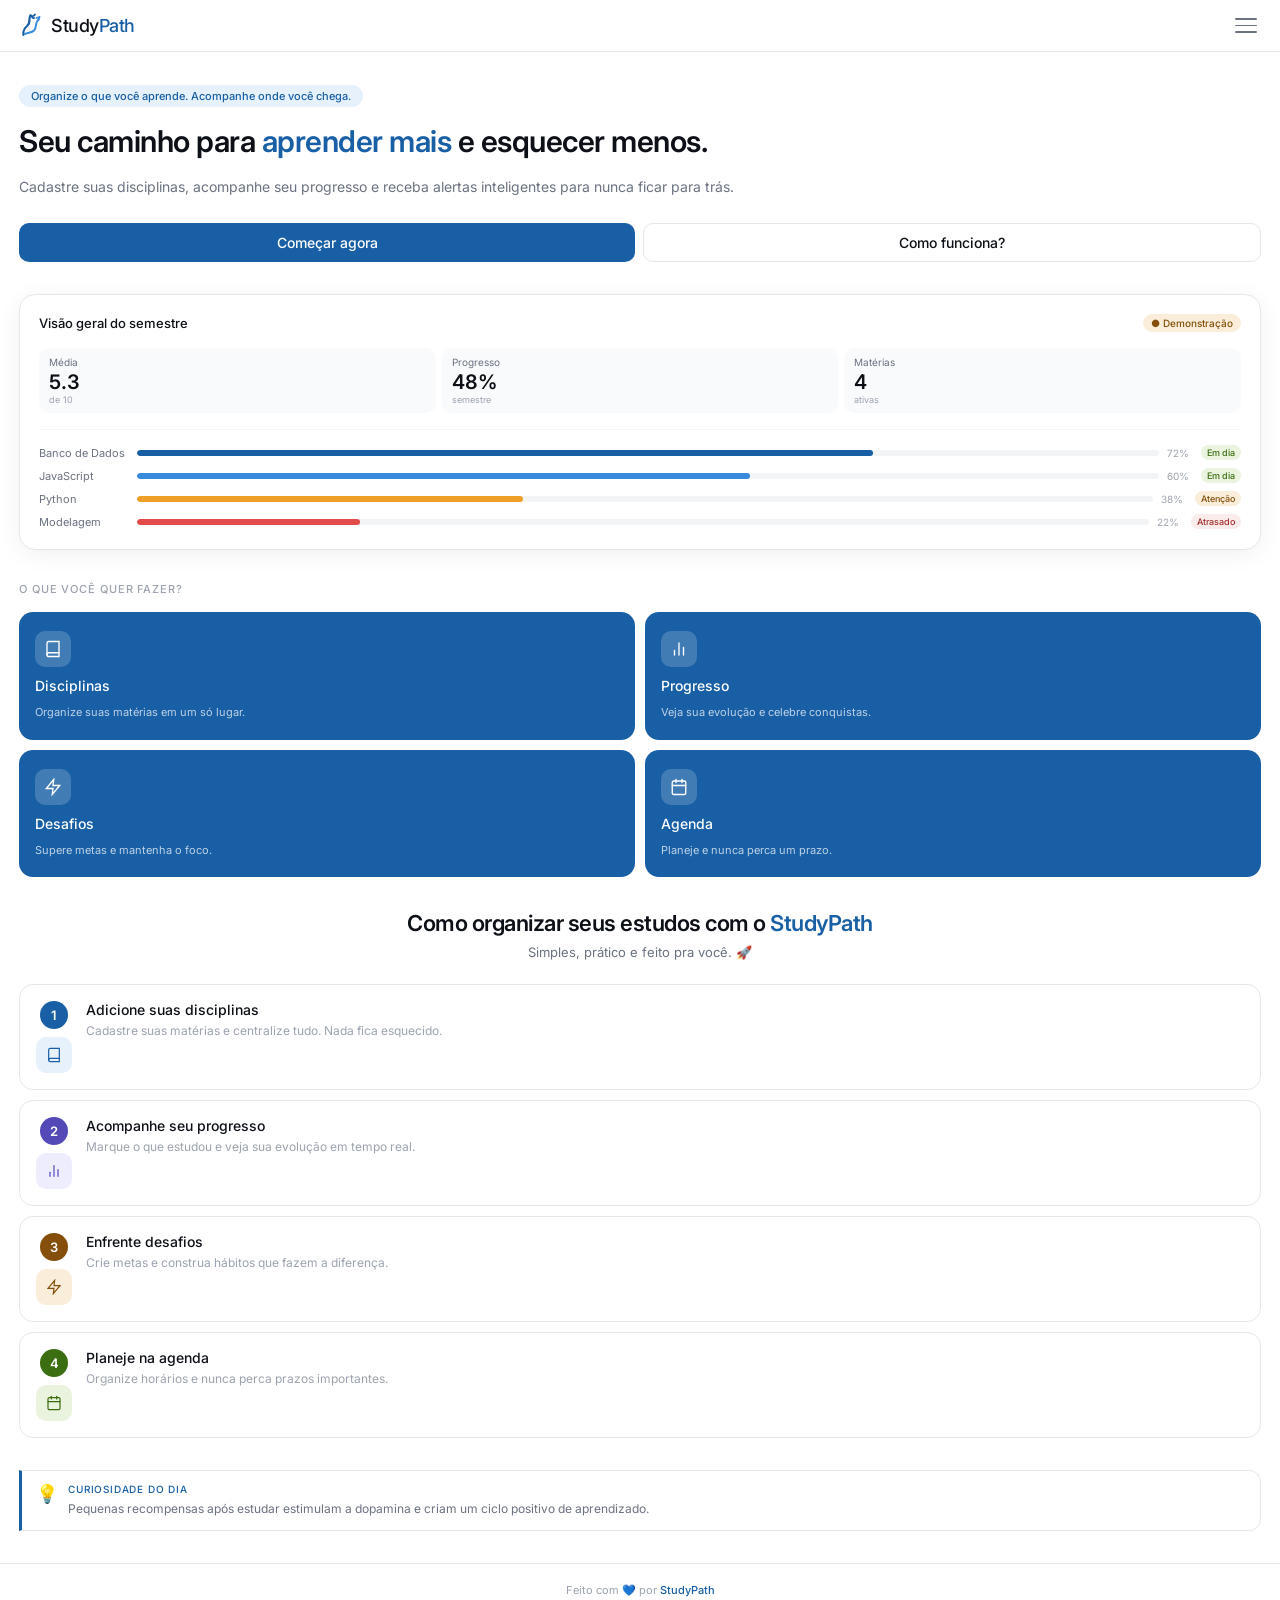
<file: index.html>
<!DOCTYPE html>
<html lang="pt-BR">
<head>
  <meta charset="UTF-8">
  <meta name="viewport" content="width=device-width, initial-scale=1.0">
  <title>StudyPath</title>
  <link href="https://fonts.googleapis.com/css2?family=Inter:wght@400;500;600&display=swap" rel="stylesheet">
  <link rel="stylesheet" href="style.css">
</head>
<body>

<div class="topbar">
  <div class="logo">
    <svg width="24" height="28" viewBox="0 0 54 60" fill="none">
      <path d="M10 50 C10 50 8 38 18 30 C28 22 20 14 26 6" stroke="#185FA5" stroke-width="5" stroke-linecap="round" stroke-linejoin="round"/>
      <path d="M26 6 C28 10 34 8 36 4" stroke="#185FA5" stroke-width="4" stroke-linecap="round"/>
      <path d="M26 6 C30 8 30 14 34 12" stroke="#185FA5" stroke-width="4" stroke-linecap="round"/>
      <path d="M14 48 C18 44 28 46 34 40 C40 34 36 24 42 18 L46 10" stroke="#378ADD" stroke-width="4.5" stroke-linecap="round" stroke-linejoin="round"/>
      <path d="M46 10 L44 17 M46 10 L39 12" stroke="#378ADD" stroke-width="3.5" stroke-linecap="round" stroke-linejoin="round"/>
    </svg>
    <span class="logo-text">Study<span>Path</span></span>
  </div>
  <div class="menu-btn">
    <div class="menu-line"></div>
    <div class="menu-line"></div>
    <div class="menu-line"></div>
  </div>
</div>

<div class="hero">
  <div class="hero-tag">Organize o que você aprende. Acompanhe onde você chega.</div>
  <h1 class="hero-title">Seu caminho para <span>aprender mais</span> e esquecer menos.</h1>
  <p class="hero-desc">Cadastre suas disciplinas, acompanhe seu progresso e receba alertas inteligentes para nunca ficar para trás.</p>
  <div class="hero-cta">
    <button class="btn-primary" onclick="window.location.href='disciplinas.html'">Começar agora</button>
    <button class="btn-secondary" onclick="document.getElementById('como-funciona').scrollIntoView({behavior:'smooth'})">Como funciona?</button>
  </div>

  <div class="dash">
    <div class="dash-top">
      <span class="dash-title">Visão geral do semestre</span>
      <span class="dash-badge" id="dash-badge">● Ao vivo</span>
    </div>
    <div class="metrics">
      <div class="metric"><div class="metric-label">Média</div><div class="metric-value" id="avg">0.0</div><div class="metric-sub">de 10</div></div>
      <div class="metric"><div class="metric-label">Progresso</div><div class="metric-value" id="prog">0%</div><div class="metric-sub">semestre</div></div>
      <div class="metric"><div class="metric-label">Matérias</div><div class="metric-value" id="metric-materias">—</div><div class="metric-sub">ativas</div></div>
    </div>
    <div class="divider"></div>
    <div class="bar-row">
      <span class="bar-name">—</span>
      <div class="bar-track"><div class="bar-fill" id="b1" style="background:#185FA5;"></div></div>
      <div class="bar-right"><span class="bar-pct">0%</span><span class="badge-sm ok">Em dia</span></div>
    </div>
    <div class="bar-row">
      <span class="bar-name">—</span>
      <div class="bar-track"><div class="bar-fill" id="b2" style="background:#378ADD;"></div></div>
      <div class="bar-right"><span class="bar-pct">0%</span><span class="badge-sm ok">Em dia</span></div>
    </div>
    <div class="bar-row">
      <span class="bar-name">—</span>
      <div class="bar-track"><div class="bar-fill" id="b3" style="background:#EF9F27;"></div></div>
      <div class="bar-right"><span class="bar-pct">0%</span><span class="badge-sm warn">Atenção</span></div>
    </div>
    <div class="bar-row">
      <span class="bar-name">—</span>
      <div class="bar-track"><div class="bar-fill" id="b4" style="background:#E24B4A;"></div></div>
      <div class="bar-right"><span class="bar-pct">0%</span><span class="badge-sm alert">Atrasado</span></div>
    </div>
  </div>
</div>

<div class="section">
  <div class="section-label">O que você quer fazer?</div>
  <div class="nav-grid">
    <div class="nav-card" onclick="window.location.href='disciplinas.html'" style="cursor:pointer;">
      <div class="nav-icon"><svg width="18" height="18" viewBox="0 0 24 24" fill="none" stroke="#fff" stroke-width="1.8" stroke-linecap="round"><path d="M4 19.5A2.5 2.5 0 0 1 6.5 17H20"/><path d="M6.5 2H20v20H6.5A2.5 2.5 0 0 1 4 19.5v-15A2.5 2.5 0 0 1 6.5 2z"/></svg></div>
      <div class="nav-card-title">Disciplinas</div>
      <div class="nav-card-desc">Organize suas matérias em um só lugar.</div>
    </div>
    <div class="nav-card" onclick="window.location.href='progresso.html'" style="cursor:pointer;">
      <div class="nav-icon"><svg width="18" height="18" viewBox="0 0 24 24" fill="none" stroke="#fff" stroke-width="1.8" stroke-linecap="round"><line x1="18" y1="20" x2="18" y2="10"/><line x1="12" y1="20" x2="12" y2="4"/><line x1="6" y1="20" x2="6" y2="14"/></svg></div>
      <div class="nav-card-title">Progresso</div>
      <div class="nav-card-desc">Veja sua evolução e celebre conquistas.</div>
    </div>
    <div class="nav-card" onclick="window.location.href='desafios.html'" style="cursor:pointer;">
      <div class="nav-icon"><svg width="18" height="18" viewBox="0 0 24 24" fill="none" stroke="#fff" stroke-width="1.8" stroke-linecap="round"><polygon points="13 2 3 14 12 14 11 22 21 10 12 10 13 2"/></svg></div>
      <div class="nav-card-title">Desafios</div>
      <div class="nav-card-desc">Supere metas e mantenha o foco.</div>
    </div>
    <div class="nav-card" onclick="window.location.href='agenda.html'" style="cursor:pointer;">
      <div class="nav-icon"><svg width="18" height="18" viewBox="0 0 24 24" fill="none" stroke="#fff" stroke-width="1.8" stroke-linecap="round"><rect x="3" y="4" width="18" height="18" rx="2"/><line x1="16" y1="2" x2="16" y2="6"/><line x1="8" y1="2" x2="8" y2="6"/><line x1="3" y1="10" x2="21" y2="10"/></svg></div>
      <div class="nav-card-title">Agenda</div>
      <div class="nav-card-desc">Planeje e nunca perca um prazo.</div>
    </div>
  </div>
</div>

<div class="tutorial-section" id="como-funciona">
  <h2 class="tutorial-title">Como organizar seus estudos com o <span>StudyPath</span></h2>
  <p class="tutorial-sub">Simples, prático e feito pra você. 🚀</p>
  <div class="steps">
    <div class="step">
      <div class="step-left"><div class="step-num" style="background:#185FA5;">1</div><div class="step-icon" style="background:#E6F1FB;"><svg width="16" height="16" viewBox="0 0 24 24" fill="none" stroke="#185FA5" stroke-width="1.8" stroke-linecap="round"><path d="M4 19.5A2.5 2.5 0 0 1 6.5 17H20"/><path d="M6.5 2H20v20H6.5A2.5 2.5 0 0 1 4 19.5v-15A2.5 2.5 0 0 1 6.5 2z"/></svg></div></div>
      <div class="step-right"><div class="step-title">Adicione suas disciplinas</div><div class="step-desc">Cadastre suas matérias e centralize tudo. Nada fica esquecido.</div></div>
    </div>
    <div class="step">
      <div class="step-left"><div class="step-num" style="background:#534AB7;">2</div><div class="step-icon" style="background:#EEEDFE;"><svg width="16" height="16" viewBox="0 0 24 24" fill="none" stroke="#534AB7" stroke-width="1.8" stroke-linecap="round"><line x1="18" y1="20" x2="18" y2="10"/><line x1="12" y1="20" x2="12" y2="4"/><line x1="6" y1="20" x2="6" y2="14"/></svg></div></div>
      <div class="step-right"><div class="step-title">Acompanhe seu progresso</div><div class="step-desc">Marque o que estudou e veja sua evolução em tempo real.</div></div>
    </div>
    <div class="step">
      <div class="step-left"><div class="step-num" style="background:#854F0B;">3</div><div class="step-icon" style="background:#FAEEDA;"><svg width="16" height="16" viewBox="0 0 24 24" fill="none" stroke="#854F0B" stroke-width="1.8" stroke-linecap="round"><polygon points="13 2 3 14 12 14 11 22 21 10 12 10 13 2"/></svg></div></div>
      <div class="step-right"><div class="step-title">Enfrente desafios</div><div class="step-desc">Crie metas e construa hábitos que fazem a diferença.</div></div>
    </div>
    <div class="step">
      <div class="step-left"><div class="step-num" style="background:#3B6D11;">4</div><div class="step-icon" style="background:#EAF3DE;"><svg width="16" height="16" viewBox="0 0 24 24" fill="none" stroke="#3B6D11" stroke-width="1.8" stroke-linecap="round"><rect x="3" y="4" width="18" height="18" rx="2"/><line x1="16" y1="2" x2="16" y2="6"/><line x1="8" y1="2" x2="8" y2="6"/><line x1="3" y1="10" x2="21" y2="10"/></svg></div></div>
      <div class="step-right"><div class="step-title">Planeje na agenda</div><div class="step-desc">Organize horários e nunca perca prazos importantes.</div></div>
    </div>
  </div>
</div>

<div class="curiosity-wrap">
  <div class="curiosity">
    <span style="font-size:18px;">💡</span>
    <div>
      <div class="curiosity-label">Curiosidade do dia</div>
      <div class="curiosity-text" id="curiosidade-texto">Estudar em blocos de 25 minutos com pausas curtas aumenta a retenção em até 40%. Experimente a técnica Pomodoro hoje!</div>
    </div>
  </div>
</div>

<div class="footer">
  Feito com 💙 por <span>StudyPath</span><br>Your path. Your pace. Your progress.
</div>

<script src="app.js"></script>
<script>
  // Curiosidades rotativas
  const curiosidades = [
    'Estudar em blocos de 25 minutos com pausas curtas aumenta a retenção em até 40%. Experimente a técnica Pomodoro hoje!',
    'Ensinar o que você aprendeu para outra pessoa é uma das formas mais eficazes de fixar o conteúdo — chama-se Técnica Feynman.',
    'Dormir bem após estudar consolida a memória. Tente revisar o conteúdo antes de dormir.',
    'Escrever à mão durante os estudos ativa mais áreas do cérebro do que digitar, melhorando a retenção.',
    'Variar os ambientes de estudo ajuda o cérebro a associar o conteúdo a múltiplos contextos, facilitando a lembrança.',
    'Fazer revisões espaçadas (hoje, em 3 dias, em 1 semana) é mais eficaz do que revisar tudo de uma vez.',
    'Pequenas recompensas após estudar estimulam a dopamina e criam um ciclo positivo de aprendizado.'
  ]
  const hoje = new Date().getDay()
  const el = document.getElementById('curiosidade-texto')
  if (el) el.textContent = curiosidades[hoje % curiosidades.length]
</script>
</body>
</html>
</file>
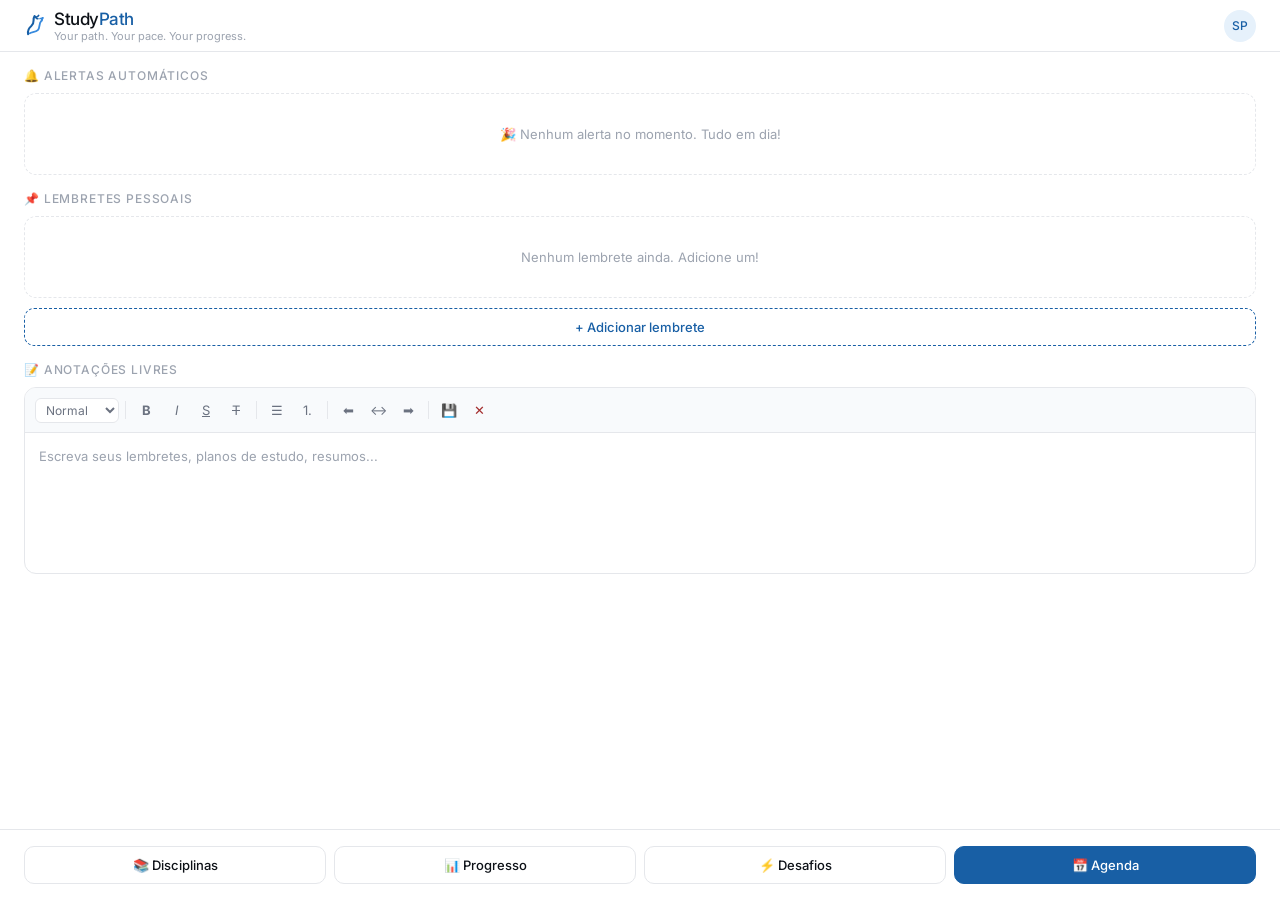
<file: agenda.html>
<!DOCTYPE html>
<html lang="pt-BR">
<head>
  <meta charset="UTF-8">
  <meta name="viewport" content="width=device-width, initial-scale=1.0">
  <title>StudyPath — Agenda</title>
  <link href="https://fonts.googleapis.com/css2?family=Inter:wght@400;500;600&display=swap" rel="stylesheet">
  <link rel="stylesheet" href="style.css">
  <style>
    body { font-family: 'Inter', sans-serif; background: #fff; color: #0D1117; }
    .topbar { display: flex; align-items: center; justify-content: space-between; padding: 12px 1.5rem; border-bottom: 0.5px solid #E5E7EB; background: #fff; position: sticky; top: 0; z-index: 10; }
    .logo { display: flex; align-items: center; gap: 8px; text-decoration: none; }
    .logo-text { font-size: 17px; font-weight: 500; color: #0D1117; letter-spacing: -0.5px; }
    .logo-text span { color: #185FA5; }
    .slogan { font-size: 11px; color: #9CA3AF; }
    .avatar { width: 32px; height: 32px; border-radius: 50%; background: #E6F1FB; display: flex; align-items: center; justify-content: center; font-size: 12px; font-weight: 500; color: #185FA5; }
    .body { padding: 1rem 1.5rem 6rem; display: flex; flex-direction: column; gap: 16px; }
    .section-title { font-size: 12px; font-weight: 500; color: #9CA3AF; text-transform: uppercase; letter-spacing: 0.07em; margin-bottom: 10px; }
    .agenda-list { display: flex; flex-direction: column; gap: 8px; }
    .agenda-item { display: flex; gap: 12px; background: #fff; border: 0.5px solid #E5E7EB; border-radius: 12px; padding: 12px 14px; align-items: flex-start; transition: border-color 0.15s; }
    .agenda-item:hover { border-color: #185FA5; }
    .agenda-icon { width: 32px; height: 32px; border-radius: 8px; display: flex; align-items: center; justify-content: center; font-size: 15px; flex-shrink: 0; }
    .agenda-content { flex: 1; }
    .agenda-text { font-size: 13px; font-weight: 500; color: #0D1117; margin-bottom: 2px; }
    .agenda-sub { font-size: 11px; color: #6B7280; margin-bottom: 4px; }
    .agenda-badge { font-size: 10px; padding: 2px 8px; border-radius: 20px; font-weight: 500; display: inline-block; }
    .urgente { background: #FCEBEB; color: #A32D2D; }
    .atencao { background: #FAEEDA; color: #854F0B; }
    .badge-ok { background: #EAF3DE; color: #3B6D11; }
    .agenda-del { font-size: 11px; color: #9CA3AF; background: none; border: none; cursor: pointer; padding: 2px 6px; margin-left: auto; flex-shrink: 0; }
    .agenda-del:hover { color: #A32D2D; }
    .empty { text-align: center; padding: 2rem; color: #9CA3AF; font-size: 13px; border: 0.5px dashed #E5E7EB; border-radius: 12px; }
    .btn-add { width: 100%; padding: 10px; border: 0.5px dashed #185FA5; background: #fff; color: #185FA5; border-radius: 10px; font-size: 13px; font-weight: 500; cursor: pointer; font-family: 'Inter', sans-serif; transition: background 0.15s; }
    .btn-add:hover { background: #E6F1FB; }
    .editor-wrap { border: 0.5px solid #E5E7EB; border-radius: 12px; overflow: hidden; }
    .editor-toolbar { display: flex; align-items: center; gap: 2px; padding: 8px 10px; border-bottom: 0.5px solid #E5E7EB; background: #F8FAFC; flex-wrap: wrap; }
    .tb-btn { width: 28px; height: 28px; border: none; background: none; border-radius: 6px; cursor: pointer; font-size: 13px; font-family: 'Inter', sans-serif; color: #6B7280; display: flex; align-items: center; justify-content: center; }
    .tb-btn:hover { background: #E5E7EB; color: #0D1117; }
    .tb-sep { width: 1px; height: 18px; background: #E5E7EB; margin: 0 4px; }
    .tb-select { padding: 3px 6px; border: 0.5px solid #E5E7EB; border-radius: 6px; font-size: 12px; font-family: 'Inter', sans-serif; color: #6B7280; background: #fff; }
    .editor-body { min-height: 140px; padding: 12px 14px; font-size: 13px; line-height: 1.7; color: #0D1117; outline: none; }
    .editor-body:empty::before { content: 'Escreva seus lembretes, planos de estudo, resumos...'; color: #9CA3AF; }
    .modal-overlay { position: fixed; inset: 0; background: rgba(0,0,0,0.4); display: none; align-items: center; justify-content: center; z-index: 100; }
    .modal-overlay.open { display: flex; }
    .modal { background: #fff; border-radius: 14px; padding: 1.5rem; width: 100%; max-width: 380px; }
    .modal-title { font-size: 16px; font-weight: 500; margin-bottom: 1rem; }
    .form-group { margin-bottom: 12px; }
    .form-label { font-size: 12px; color: #6B7280; margin-bottom: 4px; display: block; }
    .form-input { width: 100%; padding: 8px 12px; border: 0.5px solid #E5E7EB; border-radius: 8px; font-size: 13px; font-family: 'Inter', sans-serif; color: #0D1117; }
    .form-input:focus { outline: none; border-color: #185FA5; }
    .modal-actions { display: flex; gap: 8px; margin-top: 1rem; }
    .btn-cancel { flex: 1; padding: 9px; border: 0.5px solid #E5E7EB; background: #fff; border-radius: 8px; font-size: 13px; cursor: pointer; font-family: 'Inter', sans-serif; }
    .btn-save { flex: 1; padding: 9px; border: none; background: #185FA5; color: #fff; border-radius: 8px; font-size: 13px; font-weight: 500; cursor: pointer; font-family: 'Inter', sans-serif; }
    .nav-bottom { display: flex; gap: 8px; padding: 1rem 1.5rem; border-top: 0.5px solid #E5E7EB; position: fixed; bottom: 0; left: 0; right: 0; background: #fff; z-index: 10; }
    .nav-btn { flex: 1; padding: 10px; border-radius: 10px; font-size: 13px; font-weight: 500; cursor: pointer; font-family: 'Inter', sans-serif; border: 0.5px solid #E5E7EB; background: #fff; color: #0D1117; text-align: center; text-decoration: none; transition: all 0.15s; }
    .nav-btn.active { background: #185FA5; color: #fff; border-color: #185FA5; }
  </style>
</head>
<body>

<div class="topbar">
  <a class="logo" href="index.html">
    <svg width="22" height="26" viewBox="0 0 54 60" fill="none">
      <path d="M10 50 C10 50 8 38 18 30 C28 22 20 14 26 6" stroke="#185FA5" stroke-width="5" stroke-linecap="round" stroke-linejoin="round"/>
      <path d="M26 6 C28 10 34 8 36 4" stroke="#185FA5" stroke-width="4" stroke-linecap="round"/>
      <path d="M26 6 C30 8 30 14 34 12" stroke="#185FA5" stroke-width="4" stroke-linecap="round"/>
      <path d="M14 48 C18 44 28 46 34 40 C40 34 36 24 42 18 L46 10" stroke="#378ADD" stroke-width="4.5" stroke-linecap="round" stroke-linejoin="round"/>
      <path d="M46 10 L44 17 M46 10 L39 12" stroke="#378ADD" stroke-width="3.5" stroke-linecap="round" stroke-linejoin="round"/>
    </svg>
    <div>
      <div class="logo-text">Study<span>Path</span></div>
      <div class="slogan">Your path. Your pace. Your progress.</div>
    </div>
  </a>
  <div class="avatar" id="avatar-initials">SP</div>
</div>

<div class="body">

  <div>
    <div class="section-title">🔔 Alertas automáticos</div>
    <div class="agenda-list" id="alertas-auto"></div>
  </div>

  <div>
    <div class="section-title">📌 Lembretes pessoais</div>
    <div class="agenda-list" id="lembretes-lista"></div>
    <button class="btn-add" onclick="abrirModal()" style="margin-top:10px;">+ Adicionar lembrete</button>
  </div>

  <div>
    <div class="section-title">📝 Anotações livres</div>
    <div class="editor-wrap">
      <div class="editor-toolbar">
        <select class="tb-select" onchange="execCmd('fontSize', this.value)">
          <option value="3">Normal</option>
          <option value="1">Pequeno</option>
          <option value="5">Grande</option>
          <option value="6">Maior</option>
        </select>
        <div class="tb-sep"></div>
        <button class="tb-btn" onclick="execCmd('bold')"><b>B</b></button>
        <button class="tb-btn" onclick="execCmd('italic')"><i>I</i></button>
        <button class="tb-btn" onclick="execCmd('underline')"><u>S</u></button>
        <button class="tb-btn" onclick="execCmd('strikeThrough')"><s>T</s></button>
        <div class="tb-sep"></div>
        <button class="tb-btn" onclick="execCmd('insertUnorderedList')">☰</button>
        <button class="tb-btn" onclick="execCmd('insertOrderedList')">1.</button>
        <div class="tb-sep"></div>
        <button class="tb-btn" onclick="execCmd('justifyLeft')">⬅</button>
        <button class="tb-btn" onclick="execCmd('justifyCenter')">↔</button>
        <button class="tb-btn" onclick="execCmd('justifyRight')">➡</button>
        <div class="tb-sep"></div>
        <button class="tb-btn" onclick="salvarNota()" style="color:#3B6D11;" title="Salvar">💾</button>
        <button class="tb-btn" onclick="limparEditor()" style="color:#A32D2D;" title="Limpar">✕</button>
      </div>
      <div class="editor-body" id="editor" contenteditable="true"></div>
    </div>
  </div>

</div>

<div class="nav-bottom">
  <a class="nav-btn" href="disciplinas.html">📚 Disciplinas</a>
  <a class="nav-btn" href="progresso.html">📊 Progresso</a>
  <!-- CORREÇÃO: link corrigido de "desafios.html" (com s) — nome correto do arquivo -->
  <a class="nav-btn" href="desafios.html">⚡ Desafios</a>
  <a class="nav-btn active">📅 Agenda</a>
</div>

<!-- MODAL LEMBRETE -->
<div class="modal-overlay" id="modal" role="dialog" aria-modal="true" aria-labelledby="modal-titulo">
  <div class="modal">
    <div class="modal-title" id="modal-titulo">Novo lembrete</div>
    <div class="form-group">
      <label class="form-label" for="f-desc">Descrição</label>
      <input class="form-input" id="f-desc" placeholder="Ex: Entregar trabalho de Geografia" />
    </div>
    <div class="form-group">
      <label class="form-label" for="f-data">Data</label>
      <input class="form-input" id="f-data" type="date" />
    </div>
    <div class="modal-actions">
      <button class="btn-cancel" onclick="fecharModal()">Cancelar</button>
      <button class="btn-save" onclick="salvarLembrete()">Salvar</button>
    </div>
  </div>
</div>

<script>
  // ── Leitura segura ──────────────────────────────────────────────────────
  function lerStorage(chave, fallback) {
    try {
      const v = localStorage.getItem(chave)
      return v ? JSON.parse(v) : fallback
    } catch(e) {
      console.warn('StudyPath: erro ao ler', chave, e)
      return fallback
    }
  }
  function salvarStorage(chave, valor) {
    try { localStorage.setItem(chave, JSON.stringify(valor)) }
    catch(e) { console.warn('StudyPath: erro ao salvar', chave, e) }
  }

  const disciplinas = lerStorage('sp_disciplinas', [])
  const desafios    = lerStorage('sp_desafios', [])
  let   lembretes   = lerStorage('sp_lembretes', [])
  const nota        = localStorage.getItem('sp_nota_agenda') || ''
  document.getElementById('editor').innerHTML = nota

  // ── Avatar dinâmico ──────────────────────────────────────────────────
  const nomeUsuario = lerStorage('sp_usuario_nome', '')
  const avatarEl    = document.getElementById('avatar-initials')
  if (avatarEl && nomeUsuario) {
    const partes = nomeUsuario.trim().split(' ')
    avatarEl.textContent = (partes[0][0] + (partes[1] ? partes[1][0] : '')).toUpperCase()
  }

  function execCmd(cmd, val) { document.getElementById('editor').focus(); document.execCommand(cmd, false, val || null) }

  function salvarNota() {
    localStorage.setItem('sp_nota_agenda', document.getElementById('editor').innerHTML)
    const btn = document.querySelector('.tb-btn[title="Salvar"]')
    btn.textContent = '✓'
    setTimeout(() => btn.textContent = '💾', 1500)
  }
  function limparEditor() { if (confirm('Limpar anotações?')) { document.getElementById('editor').innerHTML = ''; salvarNota() } }

  function diasRestantes(data) {
    if (!data) return null
    const hoje = new Date(); hoje.setHours(0,0,0,0)
    const d = new Date(data + 'T00:00:00')
    return Math.ceil((d - hoje) / (1000*60*60*24))
  }

  function textoData(dias) {
    if (dias === null) return ''
    if (dias < 0)  return 'Vencido'
    if (dias === 0) return 'Hoje!'
    if (dias === 1) return 'Amanhã'
    return `Em ${dias} dias`
  }

  function badgeAlerta(dias) {
    if (dias === null) return ''
    if (dias <= 1) return '<span class="agenda-badge urgente">Urgente</span>'
    if (dias <= 3) return '<span class="agenda-badge atencao">Atenção</span>'
    return '<span class="agenda-badge badge-ok">Em dia</span>'
  }

  function renderAlertas() {
    const container = document.getElementById('alertas-auto')
    const alertas = []

    disciplinas.forEach(d => {
      const dias = diasRestantes(d.prova)
      if (dias !== null && dias >= 0 && dias <= 7) {
        alertas.push({
          icon: dias <= 1 ? '🔴' : '🟡',
          bg: dias <= 1 ? '#FCEBEB' : '#FAEEDA',
          texto: `Prova de ${d.nome} ${dias === 0 ? 'hoje!' : dias === 1 ? 'amanhã!' : `em ${dias} dias`}`,
          sub: `Você tem ${(d.assuntos || []).filter(a => !a.feito).length} assunto(s) pendente(s)`,
          badge: badgeAlerta(dias)
        })
      }
      if (d.status === 'Atrasado') {
        alertas.push({
          icon: '🔴', bg: '#FCEBEB',
          texto: `${d.nome} está crítico`,
          sub: `Progresso em ${d.prog}% e nota ${d.nota} — dedique tempo essa semana`,
          badge: '<span class="agenda-badge urgente">Urgente</span>'
        })
      }
      if (d.status === 'Atenção') {
        alertas.push({
          icon: '🟡', bg: '#FAEEDA',
          texto: `${d.nome} precisa de atenção`,
          sub: `Progresso em ${d.prog}% — revise o conteúdo`,
          badge: '<span class="agenda-badge atencao">Atenção</span>'
        })
      }
    })

    desafios.filter(d => !d.feito).forEach(d => {
      const dias = diasRestantes(d.data)
      if (dias !== null && dias <= 3) {
        alertas.push({
          icon: '⚡', bg: '#FAEEDA',
          texto: `Desafio: ${d.titulo}`,
          sub: `Vence ${textoData(dias)}`,
          badge: badgeAlerta(dias)
        })
      }
    })

    if (alertas.length === 0) {
      container.innerHTML = '<div class="empty">🎉 Nenhum alerta no momento. Tudo em dia!</div>'
    } else {
      container.innerHTML = alertas.map(a => `
        <div class="agenda-item">
          <div class="agenda-icon" style="background:${a.bg};">${a.icon}</div>
          <div class="agenda-content">
            <div class="agenda-text">${a.texto}</div>
            <div class="agenda-sub">${a.sub}</div>
            ${a.badge}
          </div>
        </div>`).join('')
    }
  }

  function renderLembretes() {
    const container = document.getElementById('lembretes-lista')
    if (lembretes.length === 0) {
      container.innerHTML = '<div class="empty">Nenhum lembrete ainda. Adicione um!</div>'
      return
    }
    container.innerHTML = lembretes.map((l, i) => {
      const dias = diasRestantes(l.data)
      return `
        <div class="agenda-item">
          <div class="agenda-icon" style="background:#E6F1FB;">📌</div>
          <div class="agenda-content">
            <div class="agenda-text">${l.desc}</div>
            <div class="agenda-sub">${l.data ? l.data.split('-').reverse().join('/') : ''}</div>
            ${badgeAlerta(dias)}
          </div>
          <button class="agenda-del" onclick="excluirLembrete(${i})" aria-label="Remover lembrete">remover</button>
        </div>`
    }).join('')
  }

  function excluirLembrete(idx) {
    lembretes.splice(idx, 1)
    salvarStorage('sp_lembretes', lembretes)
    renderLembretes()
  }

  function abrirModal() {
    document.getElementById('f-desc').value = ''
    document.getElementById('f-data').value = ''
    document.getElementById('modal').classList.add('open')
    setTimeout(() => document.getElementById('f-desc').focus(), 100)
  }
  function fecharModal() { document.getElementById('modal').classList.remove('open') }

  function salvarLembrete() {
    const desc = document.getElementById('f-desc').value.trim()
    if (!desc) { alert('Digite a descrição do lembrete.'); return }
    lembretes.push({ desc, data: document.getElementById('f-data').value })
    salvarStorage('sp_lembretes', lembretes)
    fecharModal()
    renderLembretes()
  }

  document.getElementById('modal').addEventListener('click', e => { if (e.target === e.currentTarget) fecharModal() })
  // MELHORIA: fechar modal com Escape
  document.addEventListener('keydown', e => { if (e.key === 'Escape') fecharModal() })

  document.getElementById('editor').addEventListener('input', salvarNota)

  renderAlertas()
  renderLembretes()
</script>
</body>
</html>
</file>
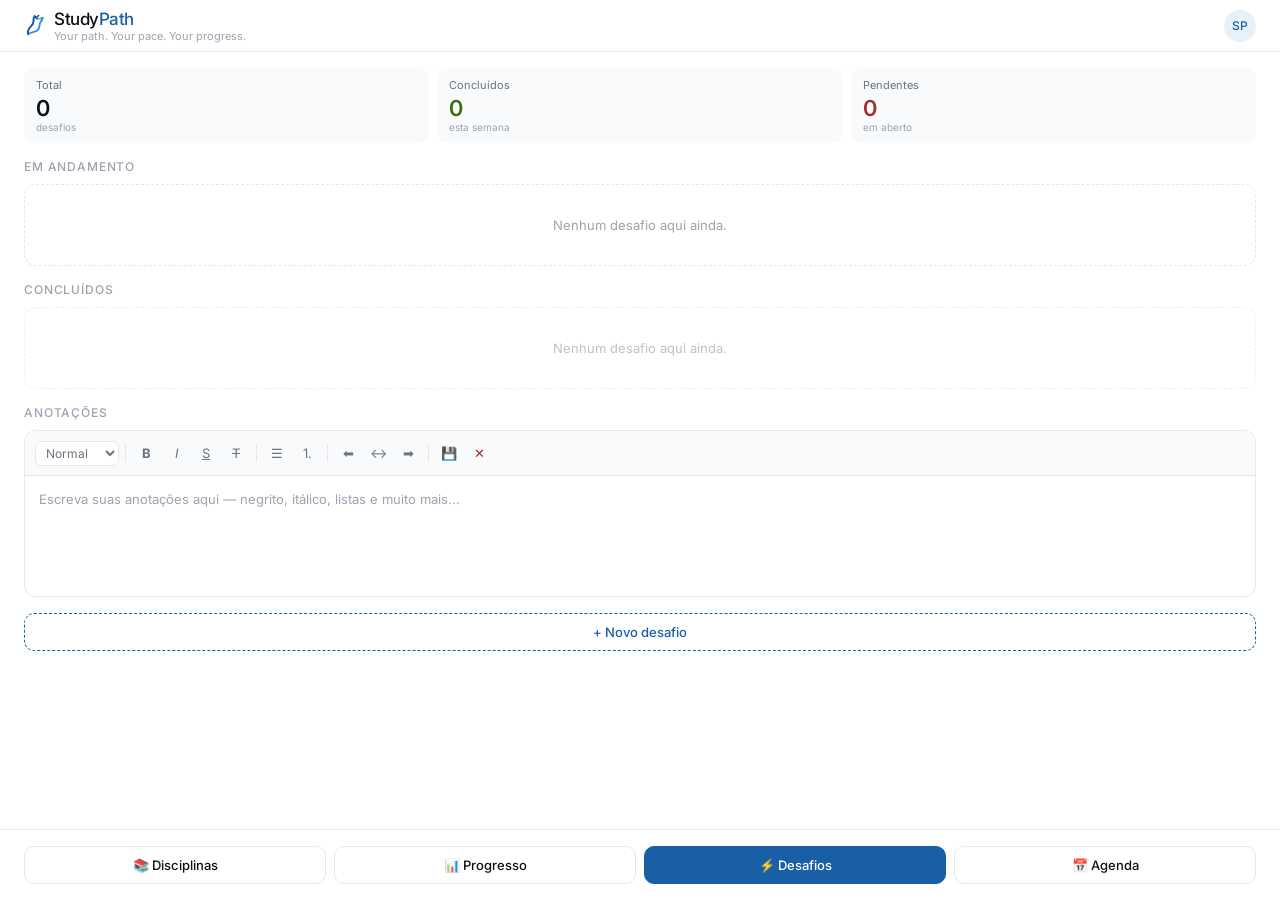
<file: desafios.html>
<!DOCTYPE html>
<html lang="pt-BR">
<head>
  <meta charset="UTF-8">
  <meta name="viewport" content="width=device-width, initial-scale=1.0">
  <title>StudyPath — Desafios</title>
  <link href="https://fonts.googleapis.com/css2?family=Inter:wght@400;500;600&display=swap" rel="stylesheet">
  <link rel="stylesheet" href="style.css">
  <style>
    body { font-family: 'Inter', sans-serif; background: #fff; color: #0D1117; }
    .topbar { display: flex; align-items: center; justify-content: space-between; padding: 12px 1.5rem; border-bottom: 0.5px solid #E5E7EB; background: #fff; position: sticky; top: 0; z-index: 10; }
    .logo { display: flex; align-items: center; gap: 8px; text-decoration: none; }
    .logo-text { font-size: 17px; font-weight: 500; color: #0D1117; letter-spacing: -0.5px; }
    .logo-text span { color: #185FA5; }
    .slogan { font-size: 11px; color: #9CA3AF; }
    .avatar { width: 32px; height: 32px; border-radius: 50%; background: #E6F1FB; display: flex; align-items: center; justify-content: center; font-size: 12px; font-weight: 500; color: #185FA5; }
    .body { padding: 1rem 1.5rem 6rem; display: flex; flex-direction: column; gap: 16px; }
    .summary-row { display: grid; grid-template-columns: repeat(3, 1fr); gap: 8px; }
    .s-card { background: #F8FAFC; border-radius: 10px; padding: 10px 12px; }
    .s-label { font-size: 11px; color: #6B7280; margin-bottom: 3px; }
    .s-value { font-size: 22px; font-weight: 600; color: #0D1117; }
    .s-sub { font-size: 10px; color: #9CA3AF; }
    .section-title { font-size: 12px; font-weight: 500; color: #9CA3AF; text-transform: uppercase; letter-spacing: 0.07em; margin-bottom: 10px; }
    .challenge-list { display: flex; flex-direction: column; gap: 8px; }
    .challenge-item { display: flex; align-items: flex-start; gap: 10px; background: #fff; border: 0.5px solid #E5E7EB; border-radius: 12px; padding: 12px 14px; transition: border-color 0.15s; }
    .challenge-item:hover { border-color: #185FA5; }

    /*
      CORREÇÃO: Checkboxes eram <div onclick> — inacessíveis por teclado e invisíveis
      para leitores de tela. Agora são <button> com role="checkbox" e aria-checked.
      Também recebem :focus-visible para navegação por teclado.
    */
    .check {
      width: 20px; height: 20px;
      border-radius: 5px;
      border: 1.5px solid #D1D5DB;
      flex-shrink: 0;
      cursor: pointer;
      display: flex; align-items: center; justify-content: center;
      margin-top: 1px;
      transition: all 0.15s;
      background: none;
      padding: 0;
      font-size: 11px;
      color: transparent;
    }
    .check:focus-visible { outline: 2px solid #185FA5; outline-offset: 2px; }
    .check.done { background: #185FA5; border-color: #185FA5; color: #fff; }
    .check:hover:not(.done) { border-color: #185FA5; background: #E6F1FB; }

    .challenge-body { flex: 1; }
    .challenge-title { font-size: 13px; font-weight: 500; color: #0D1117; margin-bottom: 4px; }
    .challenge-title.done { text-decoration: line-through; color: #9CA3AF; }
    .challenge-meta { display: flex; gap: 8px; align-items: center; flex-wrap: wrap; }
    .priority { font-size: 10px; padding: 2px 7px; border-radius: 20px; font-weight: 500; }
    .p-alta   { background: #FCEBEB; color: #A32D2D; }
    .p-media  { background: #FAEEDA; color: #854F0B; }
    .p-baixa  { background: #EAF3DE; color: #3B6D11; }
    .challenge-date { font-size: 11px; color: #9CA3AF; }
    .btn-del-ch { font-size: 11px; color: #9CA3AF; background: none; border: none; cursor: pointer; padding: 2px 6px; margin-left: auto; }
    .btn-del-ch:hover { color: #A32D2D; }
    .btn-del-ch:focus-visible { outline: 2px solid #185FA5; outline-offset: 2px; border-radius: 4px; }
    .btn-add { width: 100%; padding: 10px; border: 0.5px dashed #185FA5; background: #fff; color: #185FA5; border-radius: 10px; font-size: 13px; font-weight: 500; cursor: pointer; font-family: 'Inter', sans-serif; transition: background 0.15s; }
    .btn-add:hover { background: #E6F1FB; }
    .empty { text-align: center; padding: 2rem; color: #9CA3AF; font-size: 13px; border: 0.5px dashed #E5E7EB; border-radius: 12px; }
    .editor-wrap { border: 0.5px solid #E5E7EB; border-radius: 12px; overflow: hidden; }
    .editor-toolbar { display: flex; align-items: center; gap: 2px; padding: 8px 10px; border-bottom: 0.5px solid #E5E7EB; background: #F8FAFC; flex-wrap: wrap; }
    .tb-btn { width: 28px; height: 28px; border: none; background: none; border-radius: 6px; cursor: pointer; font-size: 13px; font-family: 'Inter', sans-serif; color: #6B7280; display: flex; align-items: center; justify-content: center; }
    .tb-btn:hover { background: #E5E7EB; color: #0D1117; }
    .tb-sep { width: 1px; height: 18px; background: #E5E7EB; margin: 0 4px; }
    .tb-select { padding: 3px 6px; border: 0.5px solid #E5E7EB; border-radius: 6px; font-size: 12px; font-family: 'Inter', sans-serif; color: #6B7280; background: #fff; }
    .editor-body { min-height: 120px; padding: 12px 14px; font-size: 13px; line-height: 1.7; color: #0D1117; outline: none; }
    .editor-body:empty::before { content: 'Escreva suas anotações aqui — negrito, itálico, listas e muito mais...'; color: #9CA3AF; }
    .modal-overlay { position: fixed; inset: 0; background: rgba(0,0,0,0.4); display: none; align-items: center; justify-content: center; z-index: 100; }
    .modal-overlay.open { display: flex; }
    .modal { background: #fff; border-radius: 14px; padding: 1.5rem; width: 100%; max-width: 380px; }
    .modal-title { font-size: 16px; font-weight: 500; margin-bottom: 1rem; }
    .form-group { margin-bottom: 12px; }
    .form-label { font-size: 12px; color: #6B7280; margin-bottom: 4px; display: block; }
    .form-input { width: 100%; padding: 8px 12px; border: 0.5px solid #E5E7EB; border-radius: 8px; font-size: 13px; font-family: 'Inter', sans-serif; color: #0D1117; }
    .form-input:focus { outline: none; border-color: #185FA5; }
    .form-row { display: grid; grid-template-columns: 1fr 1fr; gap: 10px; }
    .modal-actions { display: flex; gap: 8px; margin-top: 1rem; }
    .btn-cancel { flex: 1; padding: 9px; border: 0.5px solid #E5E7EB; background: #fff; border-radius: 8px; font-size: 13px; cursor: pointer; font-family: 'Inter', sans-serif; }
    .btn-save   { flex: 1; padding: 9px; border: none; background: #185FA5; color: #fff; border-radius: 8px; font-size: 13px; font-weight: 500; cursor: pointer; font-family: 'Inter', sans-serif; }
    .nav-bottom { display: flex; gap: 8px; padding: 1rem 1.5rem; border-top: 0.5px solid #E5E7EB; position: fixed; bottom: 0; left: 0; right: 0; background: #fff; z-index: 10; }
    .nav-btn { flex: 1; padding: 10px; border-radius: 10px; font-size: 13px; font-weight: 500; cursor: pointer; font-family: 'Inter', sans-serif; border: 0.5px solid #E5E7EB; background: #fff; color: #0D1117; text-align: center; text-decoration: none; transition: all 0.15s; }
    .nav-btn.active { background: #185FA5; color: #fff; border-color: #185FA5; }
  </style>
</head>
<body>

<div class="topbar">
  <a class="logo" href="index.html">
    <svg width="22" height="26" viewBox="0 0 54 60" fill="none">
      <path d="M10 50 C10 50 8 38 18 30 C28 22 20 14 26 6" stroke="#185FA5" stroke-width="5" stroke-linecap="round" stroke-linejoin="round"/>
      <path d="M26 6 C28 10 34 8 36 4" stroke="#185FA5" stroke-width="4" stroke-linecap="round"/>
      <path d="M26 6 C30 8 30 14 34 12" stroke="#185FA5" stroke-width="4" stroke-linecap="round"/>
      <path d="M14 48 C18 44 28 46 34 40 C40 34 36 24 42 18 L46 10" stroke="#378ADD" stroke-width="4.5" stroke-linecap="round" stroke-linejoin="round"/>
      <path d="M46 10 L44 17 M46 10 L39 12" stroke="#378ADD" stroke-width="3.5" stroke-linecap="round" stroke-linejoin="round"/>
    </svg>
    <div>
      <div class="logo-text">Study<span>Path</span></div>
      <div class="slogan">Your path. Your pace. Your progress.</div>
    </div>
  </a>
  <div class="avatar" id="avatar-initials">SP</div>
</div>

<div class="body">
  <div class="summary-row">
    <div class="s-card"><div class="s-label">Total</div><div class="s-value" id="total-ch">0</div><div class="s-sub">desafios</div></div>
    <div class="s-card"><div class="s-label">Concluídos</div><div class="s-value" id="done-ch" style="color:#3B6D11;">0</div><div class="s-sub">esta semana</div></div>
    <div class="s-card"><div class="s-label">Pendentes</div><div class="s-value" id="pend-ch" style="color:#A32D2D;">0</div><div class="s-sub">em aberto</div></div>
  </div>

  <div>
    <div class="section-title">Em andamento</div>
    <div class="challenge-list" id="lista-pendentes"></div>
  </div>

  <div>
    <div class="section-title">Concluídos</div>
    <div class="challenge-list" id="lista-concluidos" style="opacity:0.65;"></div>
  </div>

  <div>
    <div class="section-title">Anotações</div>
    <div class="editor-wrap">
      <div class="editor-toolbar">
        <select class="tb-select" onchange="execCmd('fontSize', this.value)">
          <option value="3">Normal</option>
          <option value="1">Pequeno</option>
          <option value="5">Grande</option>
          <option value="6">Maior</option>
        </select>
        <div class="tb-sep"></div>
        <button class="tb-btn" onclick="execCmd('bold')" title="Negrito"><b>B</b></button>
        <button class="tb-btn" onclick="execCmd('italic')" title="Itálico"><i>I</i></button>
        <button class="tb-btn" onclick="execCmd('underline')" title="Sublinhado"><u>S</u></button>
        <button class="tb-btn" onclick="execCmd('strikeThrough')" title="Tachado"><s>T</s></button>
        <div class="tb-sep"></div>
        <button class="tb-btn" onclick="execCmd('insertUnorderedList')" title="Lista">☰</button>
        <button class="tb-btn" onclick="execCmd('insertOrderedList')" title="Numerada">1.</button>
        <div class="tb-sep"></div>
        <button class="tb-btn" onclick="execCmd('justifyLeft')" title="Esquerda">⬅</button>
        <button class="tb-btn" onclick="execCmd('justifyCenter')" title="Centro">↔</button>
        <button class="tb-btn" onclick="execCmd('justifyRight')" title="Direita">➡</button>
        <div class="tb-sep"></div>
        <button class="tb-btn" onclick="salvarNota()" title="Salvar" style="color:#3B6D11;">💾</button>
        <button class="tb-btn" onclick="limparEditor()" title="Limpar" style="color:#A32D2D;">✕</button>
      </div>
      <div class="editor-body" id="editor" contenteditable="true"></div>
    </div>
  </div>

  <button class="btn-add" onclick="abrirModal()">+ Novo desafio</button>
</div>

<div class="nav-bottom">
  <a class="nav-btn" href="disciplinas.html">📚 Disciplinas</a>
  <a class="nav-btn" href="progresso.html">📊 Progresso</a>
  <a class="nav-btn active">⚡ Desafios</a>
  <a class="nav-btn" href="agenda.html">📅 Agenda</a>
</div>

<!-- MODAL -->
<div class="modal-overlay" id="modal" role="dialog" aria-modal="true" aria-labelledby="modal-titulo">
  <div class="modal">
    <div class="modal-title" id="modal-titulo">Novo desafio</div>
    <div class="form-group">
      <label class="form-label" for="f-titulo">Título do desafio</label>
      <input class="form-input" id="f-titulo" placeholder="Ex: Resolver 10 exercícios de Matemática" />
    </div>
    <div class="form-row">
      <div class="form-group">
        <label class="form-label" for="f-prioridade">Prioridade</label>
        <select class="form-input" id="f-prioridade">
          <option value="Alta">Alta</option>
          <option value="Média" selected>Média</option>
          <option value="Baixa">Baixa</option>
        </select>
      </div>
      <div class="form-group">
        <label class="form-label" for="f-data">Vence em</label>
        <input class="form-input" id="f-data" type="date" />
      </div>
    </div>
    <div class="modal-actions">
      <button class="btn-cancel" onclick="fecharModal()">Cancelar</button>
      <button class="btn-save" onclick="salvarDesafio()">Salvar</button>
    </div>
  </div>
</div>

<script>
  // ── Leitura segura do localStorage ──────────────────────────────────
  function lerStorage(chave, fallback) {
    try {
      const v = localStorage.getItem(chave)
      return v ? JSON.parse(v) : fallback
    } catch(e) {
      console.warn('StudyPath: erro ao ler', chave, e)
      return fallback
    }
  }
  function salvarStorage(chave, valor) {
    try { localStorage.setItem(chave, JSON.stringify(valor)) }
    catch(e) { console.warn('StudyPath: erro ao salvar', chave, e) }
  }

  let desafios = lerStorage('sp_desafios', [])
  const nota   = localStorage.getItem('sp_nota_desafios') || ''
  document.getElementById('editor').innerHTML = nota

  // ── Avatar dinâmico ─────────────────────────────────────────────────
  const nomeUsuario = lerStorage('sp_usuario_nome', '')
  const avatarEl    = document.getElementById('avatar-initials')
  if (avatarEl && nomeUsuario) {
    const partes = nomeUsuario.trim().split(' ')
    avatarEl.textContent = (partes[0][0] + (partes[1] ? partes[1][0] : '')).toUpperCase()
  }

  function salvar() { salvarStorage('sp_desafios', desafios) }

  function salvarNota() {
    localStorage.setItem('sp_nota_desafios', document.getElementById('editor').innerHTML)
    const btn = document.querySelector('.tb-btn[title="Salvar"]')
    btn.textContent = '✓'
    setTimeout(() => btn.textContent = '💾', 1500)
  }
  function limparEditor() {
    if (confirm('Limpar anotações?')) { document.getElementById('editor').innerHTML = ''; salvarNota() }
  }
  function execCmd(cmd, val) {
    document.getElementById('editor').focus()
    document.execCommand(cmd, false, val || null)
  }

  function diasRestantes(data) {
    if (!data) return null
    const hoje = new Date(); hoje.setHours(0,0,0,0)
    const d = new Date(data + 'T00:00:00')
    return Math.ceil((d - hoje) / (1000*60*60*24))
  }

  function textoData(dias) {
    if (dias === null) return ''
    if (dias < 0)  return 'Vencido'
    if (dias === 0) return 'Vence hoje'
    if (dias === 1) return 'Vence amanhã'
    return `Vence em ${dias} dias`
  }

  function renderizar() {
    const pendentes  = desafios.filter(d => !d.feito)
    const concluidos = desafios.filter(d =>  d.feito)

    document.getElementById('total-ch').textContent = desafios.length
    document.getElementById('done-ch').textContent  = concluidos.length
    document.getElementById('pend-ch').textContent  = pendentes.length

    const renderLista = (lista, container) => {
      if (lista.length === 0) {
        container.innerHTML = '<div class="empty">Nenhum desafio aqui ainda.</div>'
        return
      }
      container.innerHTML = lista.map(d => {
        const idx    = desafios.indexOf(d)
        const dias   = diasRestantes(d.data)
        const pClass = d.prioridade === 'Alta' ? 'p-alta' : d.prioridade === 'Média' ? 'p-media' : 'p-baixa'
        /*
          CORREÇÃO ACESSIBILIDADE:
          Antes: <div class="check" onclick="toggleFeito(N)">
          - Não é focável por teclado (Tab não alcança)
          - Leitores de tela não sabem o estado (marcado/desmarcado)

          Agora: <button role="checkbox" aria-checked="true/false">
          - Focável nativamente com Tab
          - aria-checked comunica o estado para leitores de tela
          - aria-label descreve a ação com o nome do desafio
          - :focus-visible no CSS garante indicador visual ao navegar por teclado
        */
        return `
          <div class="challenge-item">
            <button
              class="check ${d.feito ? 'done' : ''}"
              role="checkbox"
              aria-checked="${d.feito ? 'true' : 'false'}"
              aria-label="${d.feito ? 'Desmarcar' : 'Marcar como concluído'}: ${d.titulo}"
              onclick="toggleFeito(${idx})"
              onkeydown="if(event.key===' '||event.key==='Enter'){event.preventDefault();toggleFeito(${idx})}"
            >${d.feito ? '✓' : ''}</button>
            <div class="challenge-body">
              <div class="challenge-title ${d.feito ? 'done' : ''}">${d.titulo}</div>
              <div class="challenge-meta">
                <span class="priority ${pClass}">${d.prioridade}</span>
                <span class="challenge-date">${textoData(dias)}</span>
                <button class="btn-del-ch" onclick="excluir(${idx})" aria-label="Remover desafio: ${d.titulo}">remover</button>
              </div>
            </div>
          </div>`
      }).join('')
    }

    renderLista(pendentes,  document.getElementById('lista-pendentes'))
    renderLista(concluidos, document.getElementById('lista-concluidos'))
  }

  function toggleFeito(idx) {
    desafios[idx].feito = !desafios[idx].feito
    salvar(); renderizar()
  }

  function excluir(idx) {
    if (confirm(`Remover "${desafios[idx].titulo}"?`)) {
      desafios.splice(idx, 1); salvar(); renderizar()
    }
  }

  function abrirModal() {
    document.getElementById('f-titulo').value = ''
    document.getElementById('f-data').value   = ''
    document.getElementById('modal').classList.add('open')
    setTimeout(() => document.getElementById('f-titulo').focus(), 100)
  }
  function fecharModal() { document.getElementById('modal').classList.remove('open') }

  function salvarDesafio() {
    const titulo = document.getElementById('f-titulo').value.trim()
    if (!titulo) { alert('Digite o título do desafio.'); return }
    desafios.push({
      titulo,
      prioridade: document.getElementById('f-prioridade').value,
      data:  document.getElementById('f-data').value,
      feito: false
    })
    salvar(); fecharModal(); renderizar()
  }

  // Fechar modal clicando fora ou pressionando Escape
  document.getElementById('modal').addEventListener('click', e => { if (e.target === e.currentTarget) fecharModal() })
  document.addEventListener('keydown', e => { if (e.key === 'Escape') fecharModal() })

  document.getElementById('editor').addEventListener('input', salvarNota)
  renderizar()
</script>
</body>
</html>
</file>
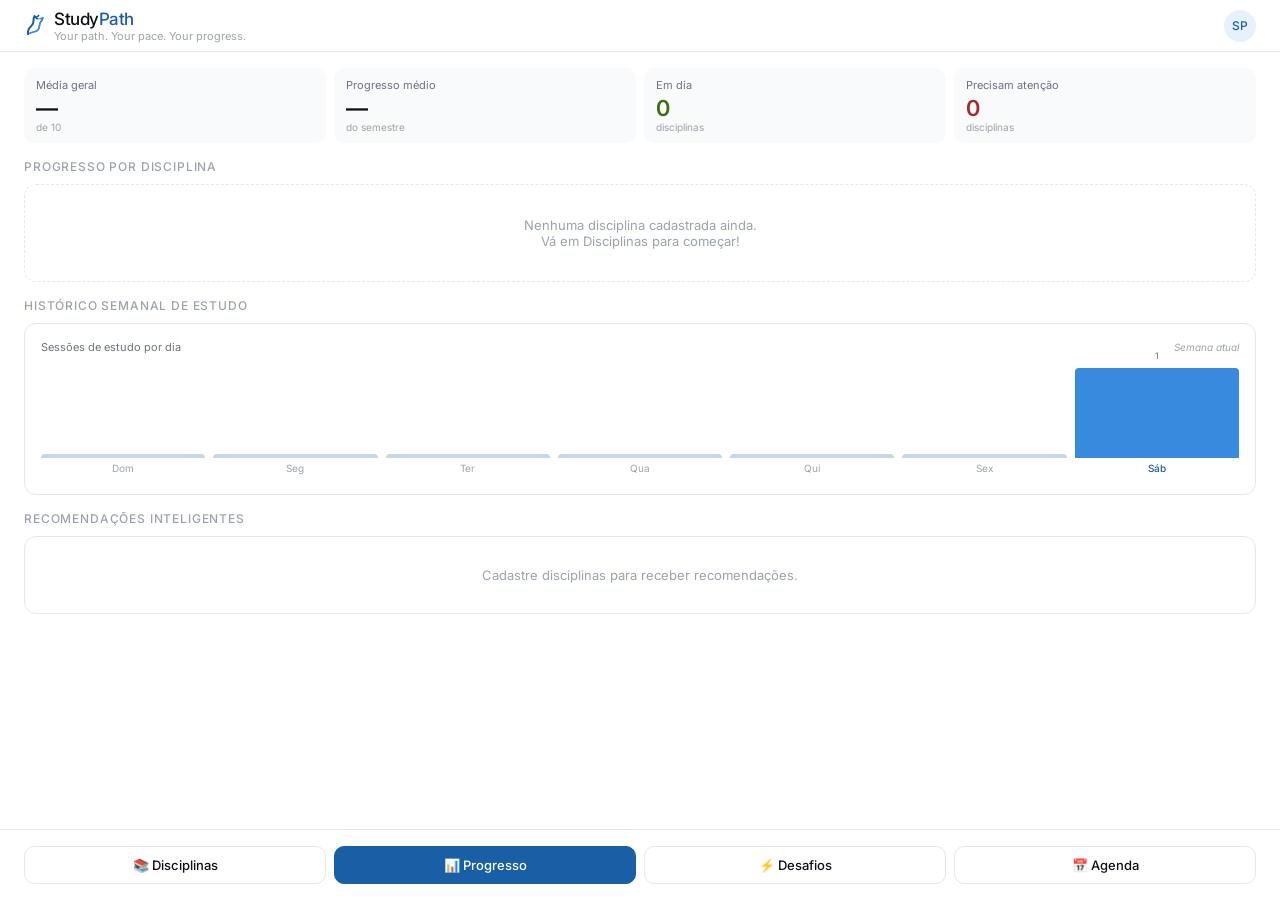
<file: progresso.html>
<!DOCTYPE html>
<html lang="pt-BR">
<head>
  <meta charset="UTF-8">
  <meta name="viewport" content="width=device-width, initial-scale=1.0">
  <title>StudyPath — Progresso</title>
  <link href="https://fonts.googleapis.com/css2?family=Inter:wght@400;500;600&display=swap" rel="stylesheet">
  <link rel="stylesheet" href="style.css">
  <style>
    body { font-family: 'Inter', sans-serif; background: #fff; color: #0D1117; }

    .topbar { display: flex; align-items: center; justify-content: space-between; padding: 12px 1.5rem; border-bottom: 0.5px solid #E5E7EB; background: #fff; position: sticky; top: 0; z-index: 10; }
    .logo { display: flex; align-items: center; gap: 8px; text-decoration: none; }
    .logo-text { font-size: 17px; font-weight: 500; color: #0D1117; letter-spacing: -0.5px; }
    .logo-text span { color: #185FA5; }
    .slogan { font-size: 11px; color: #9CA3AF; }
    .avatar { width: 32px; height: 32px; border-radius: 50%; background: #E6F1FB; display: flex; align-items: center; justify-content: center; font-size: 12px; font-weight: 500; color: #185FA5; }

    .summary { display: grid; grid-template-columns: repeat(4, 1fr); gap: 8px; padding: 1rem 1.5rem; }
    .s-card { background: #F8FAFC; border-radius: 10px; padding: 10px 12px; }
    .s-label { font-size: 11px; color: #6B7280; margin-bottom: 3px; }
    .s-value { font-size: 22px; font-weight: 600; color: #0D1117; }
    .s-sub { font-size: 10px; color: #9CA3AF; }

    /* CORREÇÃO: padding-bottom 5.5rem para o nav fixo não cobrir conteúdo */
    .body { padding: 0 1.5rem 5.5rem; display: flex; flex-direction: column; gap: 16px; }
    .section-title { font-size: 12px; font-weight: 500; color: #9CA3AF; text-transform: uppercase; letter-spacing: 0.07em; margin-bottom: 10px; }

    .disc-grid { display: flex; flex-direction: column; gap: 8px; }
    .disc-row { background: #fff; border: 0.5px solid #E5E7EB; border-radius: 12px; padding: 12px 14px; transition: border-color 0.15s; }
    .disc-row:hover { border-color: #185FA5; }
    .disc-top { display: flex; justify-content: space-between; align-items: center; margin-bottom: 8px; }
    .disc-name { font-size: 14px; font-weight: 500; color: #0D1117; }
    .disc-right { display: flex; align-items: center; gap: 10px; }
    .disc-nota { font-size: 13px; font-weight: 600; color: #0D1117; }
    .disc-pct { font-size: 12px; color: #6B7280; }
    .badge { font-size: 10px; padding: 2px 8px; border-radius: 20px; font-weight: 500; }
    .badge-ok { background: #EAF3DE; color: #3B6D11; }
    .badge-warn { background: #FAEEDA; color: #854F0B; }
    .badge-alert { background: #FCEBEB; color: #A32D2D; }
    .bar-track { height: 8px; background: #F3F4F6; border-radius: 4px; overflow: hidden; }
    .bar-fill { height: 100%; border-radius: 4px; width: 0; transition: width 1.2s cubic-bezier(.4,0,.2,1); }

    .hist-box { background: #fff; border: 0.5px solid #E5E7EB; border-radius: 12px; padding: 16px; }
    .hist-header { display: flex; justify-content: space-between; align-items: center; margin-bottom: 10px; }
    .hist-title { font-size: 11px; color: #6B7280; }
    .hist-hint  { font-size: 10px; color: #9CA3AF; font-style: italic; }
    .hist-bars { display: flex; align-items: flex-end; gap: 8px; height: 110px; margin-bottom: 4px; }
    .hist-col { display: flex; flex-direction: column; align-items: center; gap: 4px; flex: 1; }
    .hist-bar { width: 100%; border-radius: 4px 4px 0 0; background: #185FA5; min-height: 4px; transition: height 0.8s ease; }
    .hist-label { font-size: 10px; color: #9CA3AF; }
    .hist-hoje { background: #378ADD !important; }
    .hist-val { font-size: 9px; color: #6B7280; margin-bottom: 2px; min-height: 12px; }

    .rec-box { background: #fff; border: 0.5px solid #E5E7EB; border-radius: 12px; padding: 14px; }
    .rec-item { display: flex; align-items: flex-start; gap: 10px; padding: 10px 0; border-bottom: 0.5px solid #F3F4F6; }
    .rec-item:last-child { border-bottom: none; padding-bottom: 0; }
    .rec-dot { width: 8px; height: 8px; border-radius: 50%; flex-shrink: 0; margin-top: 4px; }
    .rec-text { font-size: 13px; color: #0D1117; font-weight: 500; margin-bottom: 2px; }
    .rec-sub { font-size: 11px; color: #6B7280; line-height: 1.5; }

    .empty { text-align: center; padding: 2rem; color: #9CA3AF; font-size: 13px; border: 0.5px dashed #E5E7EB; border-radius: 12px; }

    /* CORREÇÃO: nav-bottom agora é fixo, igual às outras páginas */
    .nav-bottom { display: flex; gap: 8px; padding: 1rem 1.5rem; border-top: 0.5px solid #E5E7EB; position: fixed; bottom: 0; left: 0; right: 0; background: #fff; z-index: 10; }
    .nav-btn { flex: 1; padding: 10px; border-radius: 10px; font-size: 13px; font-weight: 500; cursor: pointer; font-family: 'Inter', sans-serif; border: 0.5px solid #E5E7EB; background: #fff; color: #0D1117; text-align: center; text-decoration: none; transition: all 0.15s; }
    .nav-btn:hover { border-color: #185FA5; color: #185FA5; }
    .nav-btn.active { background: #185FA5; color: #fff; border-color: #185FA5; }

    @media (max-width: 600px) {
      .summary { grid-template-columns: repeat(2, 1fr); }
    }
  </style>
</head>
<body>

<div class="topbar">
  <a class="logo" href="index.html">
    <svg width="22" height="26" viewBox="0 0 54 60" fill="none">
      <path d="M10 50 C10 50 8 38 18 30 C28 22 20 14 26 6" stroke="#185FA5" stroke-width="5" stroke-linecap="round" stroke-linejoin="round"/>
      <path d="M26 6 C28 10 34 8 36 4" stroke="#185FA5" stroke-width="4" stroke-linecap="round"/>
      <path d="M26 6 C30 8 30 14 34 12" stroke="#185FA5" stroke-width="4" stroke-linecap="round"/>
      <path d="M14 48 C18 44 28 46 34 40 C40 34 36 24 42 18 L46 10" stroke="#378ADD" stroke-width="4.5" stroke-linecap="round" stroke-linejoin="round"/>
      <path d="M46 10 L44 17 M46 10 L39 12" stroke="#378ADD" stroke-width="3.5" stroke-linecap="round" stroke-linejoin="round"/>
    </svg>
    <div>
      <div class="logo-text">Study<span>Path</span></div>
      <div class="slogan">Your path. Your pace. Your progress.</div>
    </div>
  </a>
  <div class="avatar" id="avatar-initials">SP</div>
</div>

<div class="summary">
  <div class="s-card">
    <div class="s-label">Média geral</div>
    <div class="s-value" id="media-geral">—</div>
    <div class="s-sub">de 10</div>
  </div>
  <div class="s-card">
    <div class="s-label">Progresso médio</div>
    <div class="s-value" id="prog-medio">—</div>
    <div class="s-sub">do semestre</div>
  </div>
  <div class="s-card">
    <div class="s-label">Em dia</div>
    <div class="s-value" id="total-ok" style="color:#3B6D11;">0</div>
    <div class="s-sub">disciplinas</div>
  </div>
  <div class="s-card">
    <div class="s-label">Precisam atenção</div>
    <div class="s-value" id="total-alerta" style="color:#A32D2D;">0</div>
    <div class="s-sub">disciplinas</div>
  </div>
</div>

<div class="body">

  <div>
    <div class="section-title">Progresso por disciplina</div>
    <div class="disc-grid" id="lista-progresso"></div>
  </div>

  <div>
    <div class="section-title">Histórico semanal de estudo</div>
    <div class="hist-box">
      <div class="hist-header">
        <span class="hist-title">Sessões de estudo por dia</span>
        <span class="hist-hint">Semana atual</span>
      </div>
      <!--
        CORREÇÃO: Histórico agora registra visitas reais.
        Cada acesso à página Progresso conta como uma sessão de estudo no dia.
        Os dados ficam em sp_historico (array[7] = Dom..Sáb).
      -->
      <div class="hist-bars" id="hist-bars"></div>
    </div>
  </div>

  <div>
    <div class="section-title">Recomendações inteligentes</div>
    <div class="rec-box" id="recomendacoes"></div>
  </div>

</div>

<!-- CORREÇÃO: nav-bottom fixo (antes estava sem position:fixed) -->
<div class="nav-bottom">
  <a class="nav-btn" href="disciplinas.html">📚 Disciplinas</a>
  <a class="nav-btn active" href="progresso.html">📊 Progresso</a>
  <a class="nav-btn" href="desafios.html">⚡ Desafios</a>
  <a class="nav-btn" href="agenda.html">📅 Agenda</a>
</div>

<script>
  const CORES = ['#185FA5','#378ADD','#EF9F27','#E24B4A','#1D9E75','#534AB7','#639922']
  const DIAS  = ['Dom','Seg','Ter','Qua','Qui','Sex','Sáb']

  function lerStorage(chave, fallback) {
    try {
      const v = localStorage.getItem(chave)
      return v ? JSON.parse(v) : fallback
    } catch(e) {
      console.warn('StudyPath: erro ao ler', chave, e)
      return fallback
    }
  }
  function salvarStorage(chave, valor) {
    try { localStorage.setItem(chave, JSON.stringify(valor)) }
    catch(e) { console.warn('StudyPath: erro ao salvar', chave, e) }
  }

  // ── Avatar dinâmico ──────────────────────────────────────────────────
  const nomeUsuario = lerStorage('sp_usuario_nome', '')
  const avatarEl    = document.getElementById('avatar-initials')
  if (avatarEl && nomeUsuario) {
    const partes = nomeUsuario.trim().split(' ')
    avatarEl.textContent = (partes[0][0] + (partes[1] ? partes[1][0] : '')).toUpperCase()
  }

  // ── Registrar visita real ────────────────────────────────────────────
  function registrarVisita() {
    const hist  = lerStorage('sp_historico', [0,0,0,0,0,0,0])
    const hoje  = new Date().getDay()
    const agora = new Date().toDateString()
    const ultima = localStorage.getItem('sp_hist_ultima_visita')
    if (ultima !== agora) {
      hist[hoje] = (hist[hoje] || 0) + 1
      salvarStorage('sp_historico', hist)
      localStorage.setItem('sp_hist_ultima_visita', agora)
    }
    return hist
  }

  const disciplinas = lerStorage('sp_disciplinas', [])

  // ── Resumo ──────────────────────────────────────────────────────────
  if (disciplinas.length > 0) {
    const medias = disciplinas.map(d => +d.nota)
    const progs  = disciplinas.map(d => +d.prog)
    const mediaGeral = (medias.reduce((a,b)=>a+b,0)/medias.length).toFixed(1)
    const progMedio  = Math.round(progs.reduce((a,b)=>a+b,0)/progs.length)
    const emDia  = disciplinas.filter(d => d.status === 'Em dia').length
    const alerta = disciplinas.filter(d => d.status !== 'Em dia').length

    document.getElementById('media-geral').textContent  = mediaGeral
    document.getElementById('prog-medio').textContent   = progMedio + '%'
    document.getElementById('total-ok').textContent     = emDia
    document.getElementById('total-alerta').textContent = alerta
  }

  // ── Lista de progresso ──────────────────────────────────────────────
  const lista = document.getElementById('lista-progresso')
  if (disciplinas.length === 0) {
    lista.innerHTML = '<div class="empty">Nenhuma disciplina cadastrada ainda.<br>Vá em Disciplinas para começar!</div>'
  } else {
    lista.innerHTML = disciplinas.map((d, i) => {
      const cor = CORES[i % CORES.length]
      const badgeClass = d.status === 'Em dia' ? 'badge-ok' : d.status === 'Atenção' ? 'badge-warn' : 'badge-alert'
      return `
        <div class="disc-row">
          <div class="disc-top">
            <span class="disc-name">${d.nome}</span>
            <div class="disc-right">
              <span class="disc-pct">${d.prog}%</span>
              <span class="disc-nota">${d.nota}</span>
              <span class="badge ${badgeClass}">${d.status}</span>
            </div>
          </div>
          <div class="bar-track">
            <div class="bar-fill" id="bf${i}" style="background:${cor};"></div>
          </div>
        </div>`
    }).join('')
    setTimeout(() => {
      disciplinas.forEach((d, i) => {
        const el = document.getElementById(`bf${i}`)
        if (el) el.style.width = d.prog + '%'
      })
    }, 200)
  }

  // ── Histórico semanal (dados reais) ─────────────────────────────────
  const hist    = registrarVisita()
  const hoje    = new Date().getDay()
  const maxVal  = Math.max(...hist, 1)
  const histBars = document.getElementById('hist-bars')
  histBars.innerHTML = DIAS.map((dia, i) => {
    const val    = hist[i] || 0
    const altura = val > 0 ? Math.max(Math.round((val / maxVal) * 90), 8) : 4
    const isHoje = i === hoje
    return `
      <div class="hist-col">
        <span class="hist-val">${val > 0 ? val : ''}</span>
        <div class="hist-bar ${isHoje ? 'hist-hoje' : ''}" style="height:${altura}px; opacity:${val > 0 ? 1 : 0.25};"></div>
        <span class="hist-label" style="${isHoje ? 'color:#185FA5;font-weight:500;' : ''}">${dia}</span>
      </div>`
  }).join('')

  // ── Recomendações ───────────────────────────────────────────────────
  const recBox = document.getElementById('recomendacoes')
  if (disciplinas.length === 0) {
    recBox.innerHTML = '<div style="font-size:13px;color:#9CA3AF;text-align:center;padding:1rem;">Cadastre disciplinas para receber recomendações.</div>'
  } else {
    const recs = []
    const ordenadas = [...disciplinas].sort((a,b) => a.prog - b.prog)

    ordenadas.forEach(d => {
      if (d.status === 'Atrasado') {
        recs.push({ cor: '#E24B4A', texto: `${d.nome} precisa de atenção urgente`, sub: `Progresso em ${d.prog}% e nota ${d.nota} — dedique pelo menos 2h essa semana` })
      } else if (d.status === 'Atenção') {
        recs.push({ cor: '#EF9F27', texto: `${d.nome} está ficando para trás`, sub: `Progresso em ${d.prog}% — revise o conteúdo antes da próxima aula` })
      }
    })

    const melhores = [...disciplinas].filter(d => d.status === 'Em dia' && d.prog >= 70)
    if (melhores.length > 0) {
      const m = melhores.sort((a,b) => b.prog - a.prog)[0]
      recs.push({ cor: '#1D9E75', texto: `Parabéns! ${m.nome} está excelente`, sub: `${m.prog}% de progresso e nota ${m.nota} — continue assim!` })
    }

    if (recs.length === 0) {
      recs.push({ cor: '#1D9E75', texto: 'Tudo em ordem! Continue assim.', sub: 'Suas disciplinas estão dentro do esperado. Mantenha o ritmo!' })
    }

    recBox.innerHTML = recs.map(r => `
      <div class="rec-item">
        <div class="rec-dot" style="background:${r.cor};"></div>
        <div>
          <div class="rec-text">${r.texto}</div>
          <div class="rec-sub">${r.sub}</div>
        </div>
      </div>`).join('')
  }
</script>
</body>
</html>
</file>
<file: style.css>
* { box-sizing: border-box; margin: 0; padding: 0; }
body { font-family: 'Inter', sans-serif; background: #ffffff; color: #0D1117; }

/* TOPBAR */
.topbar { background: #fff; border-bottom: 0.5px solid #E5E7EB; padding: 0 1.2rem; height: 52px; display: flex; align-items: center; justify-content: space-between; position: sticky; top: 0; z-index: 10; }
.logo { display: flex; align-items: center; gap: 8px; }
.logo-text { font-size: 18px; font-weight: 500; letter-spacing: -0.5px; }
.logo-text span { color: #185FA5; }
.menu-btn { display: flex; flex-direction: column; justify-content: center; gap: 5px; cursor: pointer; padding: 4px; }
.menu-line { height: 1.5px; width: 22px; background: #6B7280; border-radius: 2px; }

/* HERO */
.hero { padding: 2rem 1.2rem 0; }
.hero-tag { display: inline-flex; align-items: center; gap: 6px; background: #E6F1FB; color: #185FA5; font-size: 11px; font-weight: 500; padding: 4px 12px; border-radius: 20px; margin-bottom: 1rem; }
.hero-title { font-size: 30px; font-weight: 600; line-height: 1.2; letter-spacing: -0.5px; margin-bottom: 1rem; }
.hero-title span { color: #185FA5; }
.hero-desc { font-size: 14px; color: #6B7280; line-height: 1.7; margin-bottom: 1.5rem; }
.hero-cta { display: flex; gap: 8px; margin-bottom: 2rem; }
.btn-primary   { background: #185FA5; color: #fff; border: none; padding: 10px 20px; border-radius: 10px; font-size: 14px; font-weight: 500; cursor: pointer; font-family: 'Inter', sans-serif; flex: 1; transition: background 0.15s; }
.btn-primary:hover { background: #134e8a; }
/* MELHORIA: btn-secondary agora tem hover explícito */
.btn-secondary { background: #fff; color: #0D1117; border: 0.5px solid #E5E7EB; padding: 10px 20px; border-radius: 10px; font-size: 14px; font-weight: 500; cursor: pointer; font-family: 'Inter', sans-serif; flex: 1; transition: all 0.15s; }
.btn-secondary:hover { border-color: #185FA5; color: #185FA5; background: #F8FAFC; }

/* DASHBOARD */
.dash { background: #fff; border: 0.5px solid #E5E7EB; border-radius: 16px; padding: 1.2rem; box-shadow: 0 4px 24px rgba(0,0,0,0.06); margin-bottom: 2rem; }
.dash-top { display: flex; justify-content: space-between; align-items: center; margin-bottom: 1rem; }
.dash-title { font-size: 13px; font-weight: 500; }
.dash-badge { font-size: 10px; padding: 3px 8px; border-radius: 20px; background: #E6F1FB; color: #185FA5; font-weight: 500; }
.metrics { display: grid; grid-template-columns: repeat(3, 1fr); gap: 6px; margin-bottom: 1rem; }
.metric { background: #F8FAFC; border-radius: 10px; padding: 8px 10px; }
.metric-label { font-size: 10px; color: #6B7280; margin-bottom: 2px; }
.metric-value { font-size: 20px; font-weight: 600; }
.metric-sub { font-size: 9px; color: #9CA3AF; }
.divider { height: 0.5px; background: #F3F4F6; margin-bottom: 1rem; }
.bar-row { display: flex; align-items: center; gap: 8px; margin-bottom: 8px; }
.bar-row:last-child { margin-bottom: 0; }
.bar-name { font-size: 11px; color: #6B7280; width: 90px; flex-shrink: 0; }
.bar-track { flex: 1; height: 6px; background: #F3F4F6; border-radius: 3px; overflow: hidden; }
.bar-fill { height: 100%; border-radius: 3px; width: 0; transition: width 1.4s cubic-bezier(.4,0,.2,1); }
.bar-right { display: flex; align-items: center; gap: 6px; }
.bar-pct { font-size: 10px; color: #9CA3AF; width: 28px; }
.badge-sm { font-size: 9px; padding: 2px 6px; border-radius: 20px; font-weight: 500; white-space: nowrap; }
.ok    { background: #EAF3DE; color: #3B6D11; }
.warn  { background: #FAEEDA; color: #854F0B; }
.alert { background: #FCEBEB; color: #A32D2D; }

/* NAV CARDS */
.section { padding: 0 1.2rem 2rem; }
.section-label { font-size: 11px; font-weight: 500; color: #9CA3AF; text-transform: uppercase; letter-spacing: 0.08em; margin-bottom: 1rem; }
.nav-grid { display: grid; grid-template-columns: 1fr 1fr; gap: 10px; }
.nav-card { background: #185FA5; border-radius: 14px; padding: 1.2rem 1rem; display: flex; flex-direction: column; gap: 10px; cursor: pointer; transition: background 0.15s; }
.nav-card:hover  { background: #134e8a; }
.nav-card:active { background: #134e8a; }
/* MELHORIA: nav-card agora tem focus-visible para acessibilidade por teclado */
.nav-card:focus-visible { outline: 2px solid #185FA5; outline-offset: 3px; border-radius: 14px; }
.nav-icon { width: 36px; height: 36px; border-radius: 10px; background: rgba(255,255,255,0.18); display: flex; align-items: center; justify-content: center; }
.nav-card-title { font-size: 14px; font-weight: 500; color: #fff; }
.nav-card-desc  { font-size: 11px; color: rgba(255,255,255,0.72); line-height: 1.5; }

/* TUTORIAL */
.tutorial-section { padding: 0 1.2rem 2rem; }
.tutorial-title { font-size: 22px; font-weight: 600; text-align: center; letter-spacing: -0.5px; margin-bottom: 6px; line-height: 1.3; }
.tutorial-title span { color: #185FA5; }
.tutorial-sub { font-size: 13px; color: #6B7280; text-align: center; margin-bottom: 1.5rem; }
.steps { display: flex; flex-direction: column; gap: 10px; }
.step { display: flex; align-items: flex-start; gap: 14px; background: #fff; border: 0.5px solid #E5E7EB; border-radius: 14px; padding: 1rem; }
.step-left { display: flex; flex-direction: column; align-items: center; gap: 8px; }
.step-num  { width: 28px; height: 28px; border-radius: 50%; display: flex; align-items: center; justify-content: center; font-size: 13px; font-weight: 600; color: #fff; flex-shrink: 0; }
.step-icon { width: 36px; height: 36px; border-radius: 10px; display: flex; align-items: center; justify-content: center; }
.step-right { flex: 1; }
.step-title { font-size: 14px; font-weight: 500; margin-bottom: 4px; }
.step-desc  { font-size: 12px; color: #9CA3AF; line-height: 1.5; }

/* CURIOSIDADE */
.curiosity-wrap { padding: 0 1.2rem 2rem; }
.curiosity { background: #fff; border: 0.5px solid #E5E7EB; border-left: 3px solid #185FA5; border-radius: 0 12px 12px 0; padding: 12px 14px; display: flex; align-items: flex-start; gap: 10px; }
.curiosity-label { font-size: 10px; color: #185FA5; text-transform: uppercase; letter-spacing: 0.08em; font-weight: 500; margin-bottom: 4px; }
.curiosity-text  { font-size: 12px; color: #6B7280; line-height: 1.6; }

/* FOOTER */
.footer { border-top: 0.5px solid #E5E7EB; padding: 1.2rem; text-align: center; font-size: 11px; color: #9CA3AF; }
.footer span { color: #185FA5; font-weight: 500; }

/* ACESSIBILIDADE GLOBAL */
/* Garante que todos os elementos interativos tenham indicador de foco visível */
:focus-visible { outline: 2px solid #185FA5; outline-offset: 2px; }
</file>
